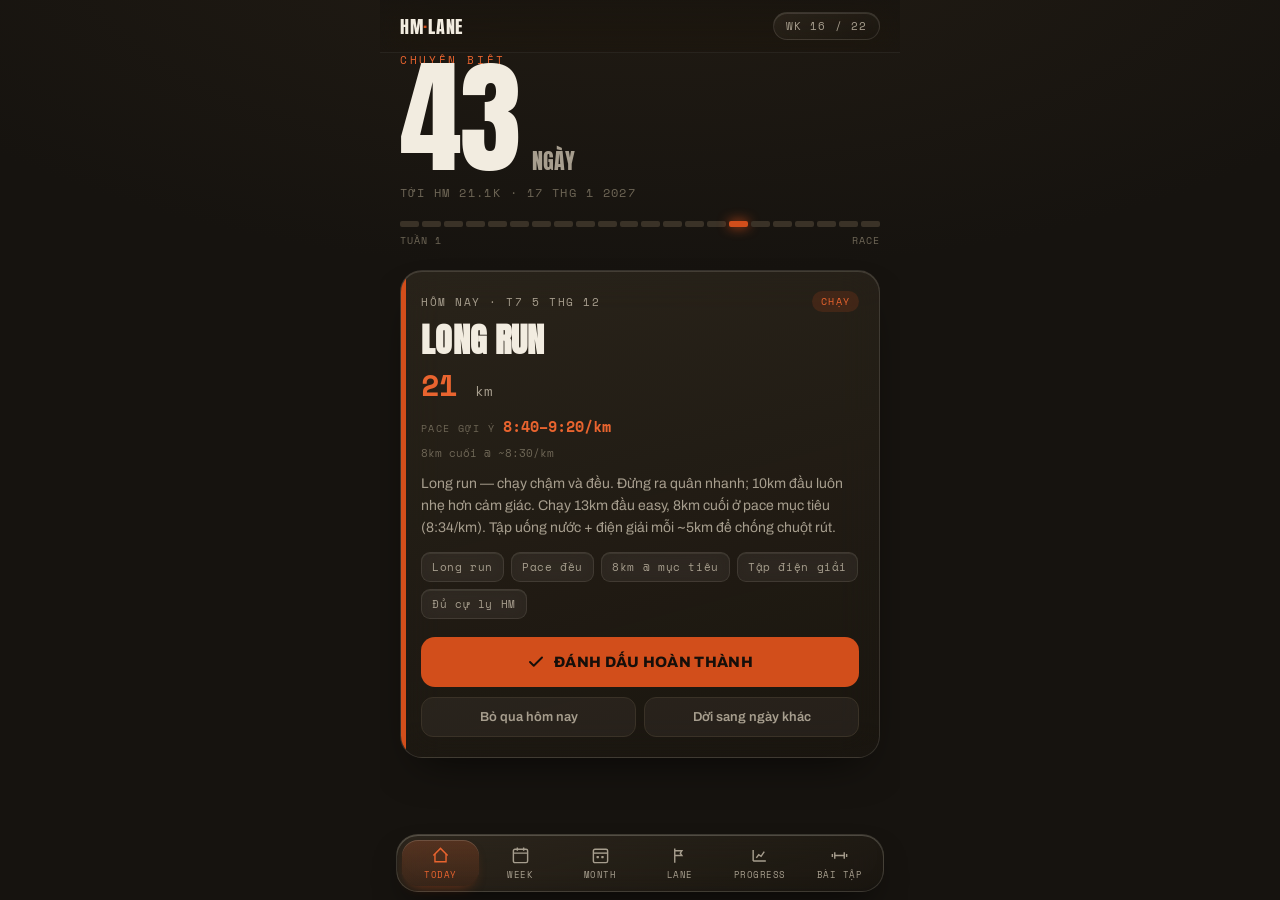
<file: index.html>
<!doctype html>
<html lang="vi">
<head>
<meta charset="utf-8">
<meta name="viewport" content="width=device-width, initial-scale=1, viewport-fit=cover">
<title>HM Lane</title>
<meta name="description" content="Kế hoạch tập luyện Half Marathon cá nhân — 22 tuần tới ngày đua 17/01/2027.">
<meta name="theme-color" content="#16130F">
<meta name="apple-mobile-web-app-capable" content="yes">
<meta name="apple-mobile-web-app-status-bar-style" content="black-translucent">
<meta name="apple-mobile-web-app-title" content="HM Lane">
<link rel="manifest" href="manifest.webmanifest">
<link rel="apple-touch-icon" href="icons/icon-180.png">
<link rel="icon" href="icons/icon-192.png">
<link rel="preconnect" href="https://fonts.googleapis.com">
<link rel="preconnect" href="https://fonts.gstatic.com" crossorigin>
<link rel="stylesheet" href="https://fonts.googleapis.com/css2?family=Anton&family=Archivo:wght@400;500;600;700;800&family=Space+Mono:wght@400;700&display=swap">
<link rel="stylesheet" href="styles.css">
</head>
<body>
<div class="app">
  <header class="topbar">
    <div class="wordmark">HM<i>·</i>LANE</div>
    <div class="wk-pill" id="wkPill">WK — / 22</div>
  </header>

  <main class="view" id="view"></main>

  <nav class="nav" id="nav">
    <button data-tab="today" class="active" aria-label="Hôm nay">
      <svg viewBox="0 0 24 24"><path d="M3 12l9-9 9 9"/><path d="M5 10v10h14V10"/></svg>Today</button>
    <button data-tab="week" aria-label="Tuần này">
      <svg viewBox="0 0 24 24"><rect x="3" y="4" width="18" height="17" rx="2"/><path d="M3 9h18M8 2v4M16 2v4"/></svg>Week</button>
    <button data-tab="month" aria-label="Hoạt động tháng">
      <svg viewBox="0 0 24 24"><rect x="3" y="4" width="18" height="17" rx="2"/><path d="M3 9h18"/><rect x="7" y="12.5" width="3" height="3" rx=".6" fill="currentColor" stroke="none"/><rect x="13" y="12.5" width="3" height="3" rx=".6" fill="currentColor" stroke="none"/></svg>Month</button>
    <button data-tab="lane" aria-label="Toàn plan">
      <svg viewBox="0 0 24 24"><path d="M6 3v18M6 6h9l-2 3 2 3H6"/></svg>Lane</button>
    <button data-tab="progress" aria-label="Tiến độ">
      <svg viewBox="0 0 24 24"><path d="M4 19V5M4 19h16M8 15l3-4 3 2 4-6"/></svg>Progress</button>
    <button data-tab="exercises" aria-label="Bài tập">
      <svg viewBox="0 0 24 24"><path d="M6 8v8M18 8v8M3 10v4M21 10v4M6 12h12"/></svg>Bài tập</button>
  </nav>
</div>

<script src="plan.js"></script>
<script src="exercises.js"></script>
<script src="logic.js"></script>
<script src="app.js"></script>
</body>
</html>
</file>
<file: styles.css>
:root{
  --ink:#16130F; --ink-2:#1E1A14; --ink-3:#28231B;
  --line:#3A3227; --line-soft:#2C2720;
  --rust:#D24E1B; --rust-deep:#A83A13; --rust-glow:#E9642F;
  --mint:#6FE0C0; --mint-deep:#39B394;
  --chalk:#F2ECE0; --chalk-dim:#A79E8E; --chalk-faint:#6E6656;
  --display:"Anton",Impact,sans-serif;
  --body:"Archivo",system-ui,-apple-system,sans-serif;
  --mono:"Space Mono",ui-monospace,monospace;
  --safe-top:env(safe-area-inset-top,0px);
  --safe-bot:env(safe-area-inset-bottom,0px);
}
*{box-sizing:border-box;margin:0;padding:0}
html,body{height:100%}
body{
  background:radial-gradient(120% 70% at 50% -8%, #221c14 0%, var(--ink) 55%) fixed;
  color:var(--chalk); font-family:var(--body);
  -webkit-font-smoothing:antialiased; overflow:hidden;
}
button{font-family:inherit;cursor:pointer}
::-webkit-scrollbar{width:0}

.app{display:flex;flex-direction:column;height:100dvh;max-width:520px;margin:0 auto;position:relative}

/* ---------- top bar ---------- */
.topbar{position:absolute;top:0;left:0;right:0;z-index:10;
  display:flex;justify-content:space-between;align-items:center;
  padding:calc(var(--safe-top) + 12px) 20px 12px;
  background:linear-gradient(180deg, rgba(22,19,15,.62), rgba(22,19,15,.30));
  backdrop-filter:blur(20px) saturate(160%);-webkit-backdrop-filter:blur(20px) saturate(160%);
  border-bottom:1px solid rgba(242,236,224,.07)}
.wordmark{font-family:var(--display);font-size:18px;letter-spacing:.04em;text-transform:uppercase}
.wordmark i{color:var(--rust);font-style:normal}
.wk-pill{font-family:var(--mono);font-size:11px;letter-spacing:.1em;color:var(--chalk-dim);border-radius:999px;padding:5px 12px;
  background:linear-gradient(160deg,rgba(58,50,39,.5),rgba(30,26,20,.4));
  backdrop-filter:blur(14px) saturate(160%);-webkit-backdrop-filter:blur(14px) saturate(160%);
  border:1px solid rgba(242,236,224,.12);box-shadow:0 1px 0 rgba(242,236,224,.12) inset}

/* ---------- view ---------- */
.view{flex:1;overflow-y:auto;overflow-x:hidden;
  padding:calc(var(--safe-top) + 52px) 20px calc(var(--safe-bot) + 92px);
  -webkit-overflow-scrolling:touch}

/* ---------- countdown hero ---------- */
.phase-eyebrow{font-family:var(--mono);font-size:11px;letter-spacing:.24em;text-transform:uppercase;color:var(--rust-glow);margin-bottom:2px}
.count{display:flex;align-items:baseline;gap:12px;margin:2px 0 0}
.count .num{font-family:var(--display);font-size:clamp(96px,30vw,124px);line-height:.78;letter-spacing:-.01em}
.count .unit{font-family:var(--display);font-size:22px;letter-spacing:.02em;text-transform:uppercase;color:var(--chalk-dim);line-height:1;padding-bottom:8px}
.count-sub{font-family:var(--mono);font-size:12px;letter-spacing:.12em;color:var(--chalk-faint);margin-top:4px;text-transform:uppercase}

/* progress strip */
.strip{display:flex;gap:3px;margin:20px 0 6px}
.strip i{flex:1;height:6px;border-radius:2px;background:var(--line);display:block}
.strip i.done{background:var(--mint)}
.strip i.now{background:var(--rust);box-shadow:0 0 12px var(--rust)}
.strip-cap{display:flex;justify-content:space-between;font-family:var(--mono);font-size:10px;letter-spacing:.1em;color:var(--chalk-faint);text-transform:uppercase}

/* ---------- glass card ---------- */
.card{border-radius:22px;padding:20px;margin-top:22px;position:relative;overflow:hidden;
  background:linear-gradient(165deg,rgba(54,47,36,.58),rgba(28,24,18,.5));
  backdrop-filter:blur(20px) saturate(170%);-webkit-backdrop-filter:blur(20px) saturate(170%);
  border:1px solid rgba(242,236,224,.12);
  box-shadow:0 20px 44px -20px rgba(0,0,0,.7), 0 1px 0 rgba(242,236,224,.14) inset}
.card .rail{position:absolute;left:0;top:0;bottom:0;width:5px;background:var(--rust)}
.card.strength .rail,.card.mobility .rail{background:var(--mint-deep)}
.card.rest .rail{background:var(--chalk-faint)}
.card.race .rail{background:linear-gradient(180deg,var(--rust),var(--mint))}
.card-top{display:flex;justify-content:space-between;align-items:center;font-family:var(--mono);font-size:11px;letter-spacing:.14em;text-transform:uppercase;color:var(--chalk-dim)}
.tag{padding:3px 9px;border-radius:999px;font-size:10px;letter-spacing:.12em}
.tag.run{background:rgba(210,78,27,.16);color:var(--rust-glow)}
.tag.str{background:rgba(111,224,192,.14);color:var(--mint)}
.tag.rest{background:rgba(167,158,142,.14);color:var(--chalk-dim)}
.card h2{font-family:var(--display);font-size:34px;text-transform:uppercase;letter-spacing:.01em;margin:12px 0 2px;line-height:.95}
.metric{font-family:var(--mono);font-weight:700;font-size:30px;color:var(--rust-glow);margin:6px 0 10px}
.metric.mint{color:var(--mint)}
.metric small{font-size:14px;color:var(--chalk-dim);font-weight:400}
.pace{display:flex;align-items:baseline;flex-wrap:wrap;gap:8px;margin:-2px 0 12px}
.pace .pl{font-family:var(--mono);font-size:10px;letter-spacing:.14em;text-transform:uppercase;color:var(--chalk-faint)}
.pace b{font-family:var(--mono);color:var(--rust-glow);font-weight:700;font-size:15px}
.pace i{font-style:normal;font-family:var(--mono);color:var(--chalk-faint);font-size:11px;width:100%}
.desc{color:var(--chalk-dim);font-size:14px;line-height:1.55;margin-bottom:14px}
.chips{display:flex;gap:7px;flex-wrap:wrap;margin-bottom:18px}
.chip{font-family:var(--mono);font-size:10.5px;letter-spacing:.06em;color:var(--chalk-dim);border-radius:9px;padding:6px 10px;
  background:rgba(242,236,224,.05);backdrop-filter:blur(10px);-webkit-backdrop-filter:blur(10px);
  border:1px solid rgba(242,236,224,.10);box-shadow:0 1px 0 rgba(242,236,224,.08) inset}
.chip b{color:var(--chalk);font-weight:700}

.tick{width:100%;border:none;border-radius:14px;padding:16px;font-family:var(--body);font-weight:800;font-size:15px;letter-spacing:.02em;text-transform:uppercase;color:#160f0a;background:var(--rust);display:flex;align-items:center;justify-content:center;gap:9px;transition:transform .12s ease}
.tick:active{transform:scale(.98)}
.tick.mint{background:var(--mint)}
.tick.done{background:transparent;color:var(--mint);border:1.5px solid var(--mint-deep)}
.tick svg{width:18px;height:18px}
.subnote{font-family:var(--mono);font-size:11px;color:var(--chalk-faint);margin-top:14px;line-height:1.5;letter-spacing:.02em}
.card-top .from{color:var(--mint)}
.card.skipped{opacity:.72}
/* action buttons */
.actions{display:flex;gap:8px;margin-top:10px}
.btn-ghost{flex:1;border-radius:12px;padding:12px 10px;font-family:var(--body);font-weight:600;font-size:13px;
  color:var(--chalk-dim);background:rgba(242,236,224,.05);border:1px solid var(--line);
  display:flex;align-items:center;justify-content:center;gap:7px;transition:transform .12s ease}
.btn-ghost:active{transform:scale(.98)}
.move-picker{margin-top:10px;padding:14px;border-radius:14px;background:rgba(242,236,224,.03);border:1px solid var(--line-soft)}
.move-picker .mp-h{font-family:var(--mono);font-size:10px;letter-spacing:.14em;text-transform:uppercase;color:var(--chalk-faint);margin-bottom:10px}
.mp-opts{display:flex;flex-wrap:wrap;gap:8px;margin-bottom:6px}
.mp-opt{border-radius:10px;padding:10px 13px;font-family:var(--mono);font-size:12px;font-weight:700;
  color:var(--rust-glow);background:rgba(210,78,27,.12);border:1px solid rgba(210,78,27,.4)}
.mp-opt:active{transform:scale(.97)}
.mp-empty{font-family:var(--mono);font-size:12px;color:var(--chalk-faint)}
.state-note{margin-top:12px;padding:13px 15px;border-radius:12px;font-size:13px;color:var(--chalk-dim);
  background:rgba(242,236,224,.04);border:1px solid var(--line-soft);display:flex;justify-content:space-between;align-items:center;gap:10px}
.state-note b{color:var(--chalk)}
.state-sub{margin-top:10px;text-align:center}
.link-btn{background:none;border:none;color:var(--rust-glow);font-family:var(--mono);font-size:12px;padding:4px;text-decoration:underline;flex-shrink:0}
/* week statuses */
.day.skipped{opacity:.6}
.day.skipped .dname{text-decoration:line-through;text-decoration-color:var(--line)}
.day.skipped .dot{color:var(--chalk-faint);border-color:var(--line-soft)}
.day.moved{opacity:.7}
.day.moved .dot{color:var(--mint-deep);border-color:rgba(57,179,148,.3)}
.day.moved .dname{color:var(--chalk-dim)}
.day.missed .dot{border-color:rgba(210,78,27,.28)}
/* month statuses */
.cal-cell.skipped{background:repeating-linear-gradient(45deg,rgba(167,158,142,.16) 0 4px,transparent 4px 8px);border-color:var(--line-soft)}
.cal-cell.skipped .dn{color:var(--chalk-faint)}
.cal-cell.moved{border-style:dashed;border-color:rgba(111,224,192,.35)}
.cal-cell.moved .dn{color:var(--mint-deep)}

/* ---------- exercise list ---------- */
.ex-head{display:flex;justify-content:space-between;align-items:baseline;margin:18px 2px 4px}
.ex-head .h{font-family:var(--mono);font-size:11px;letter-spacing:.16em;text-transform:uppercase;color:var(--chalk-dim)}
.ex-head .c{font-family:var(--mono);font-size:11px;color:var(--chalk-faint)}
.ex{display:flex;align-items:center;gap:13px;padding:13px 2px;border-bottom:1px solid var(--line-soft);cursor:pointer}
.ex:last-child{border-bottom:none}
.ex .ck{width:26px;height:26px;border-radius:50%;border:1.6px solid var(--line);flex-shrink:0;display:grid;place-items:center;transition:background .15s ease,border-color .15s ease}
.ex.done .ck{background:var(--mint);border-color:var(--mint)}
.ex .ck svg{width:14px;height:14px;stroke:#0e120f;opacity:0}
.ex.done .ck svg{opacity:1}
.ex .info{flex:1;min-width:0}
.ex .info .en{font-size:14px;font-weight:600;display:flex;align-items:center;gap:7px;flex-wrap:wrap}
.ex .info .cue{font-family:var(--mono);font-size:10.5px;color:var(--chalk-faint);letter-spacing:.02em;margin-top:2px;line-height:1.4}
.ex .sets{font-family:var(--mono);font-weight:700;font-size:13px;color:var(--chalk-dim);flex-shrink:0}
.ex.done .en{color:var(--chalk-dim)}
.keytag{font-family:var(--mono);font-size:8.5px;letter-spacing:.1em;text-transform:uppercase;color:var(--rust-glow);border:1px solid rgba(210,78,27,.45);border-radius:5px;padding:2px 5px;font-weight:400}
.why{background:rgba(111,224,192,.06);border:1px solid rgba(111,224,192,.22);border-radius:12px;padding:12px 14px;margin-top:16px;font-size:12.5px;line-height:1.55;color:var(--chalk-dim)}
.why b{color:var(--mint)}

/* ---------- week list ---------- */
.day{display:flex;align-items:center;gap:14px;padding:14px 4px;border-bottom:1px solid var(--line-soft);cursor:pointer}
.day .dot{width:36px;height:36px;border-radius:11px;display:grid;place-items:center;font-family:var(--mono);font-size:11px;flex-shrink:0;border:1px solid var(--line)}
.day .dot.run{color:var(--rust-glow);border-color:rgba(210,78,27,.4)}
.day .dot.strength{color:var(--mint);border-color:rgba(111,224,192,.35)}
.day .dot.mobility{color:var(--mint-deep);border-color:rgba(57,179,148,.35)}
.day .dot.rest,.day .dot.race{color:var(--chalk-faint)}
.day.done .dot{background:var(--mint);color:#0e120f;border-color:var(--mint)}
.day .meta{flex:1;min-width:0}
.day .meta .dname{font-size:14px;font-weight:600}
.day .meta .dsub{font-family:var(--mono);font-size:11px;color:var(--chalk-faint);letter-spacing:.04em;margin-top:1px}
.day .km{font-family:var(--mono);font-weight:700;font-size:14px;color:var(--chalk-dim);flex-shrink:0}
.day.today{background:rgba(210,78,27,.07);border-radius:12px;margin:0 -6px;padding-left:10px;padding-right:10px}
.day.done .dname{color:var(--chalk-dim);text-decoration:line-through;text-decoration-color:var(--line)}

/* ---------- the lane ---------- */
.lane-head{display:flex;justify-content:space-between;align-items:baseline;margin-bottom:6px}
.lane-head h2{font-family:var(--display);font-size:30px;text-transform:uppercase;letter-spacing:.01em}
.lane-head span{font-family:var(--mono);font-size:11px;color:var(--chalk-faint);letter-spacing:.1em}
.lane{position:relative;margin-top:12px;padding-left:26px}
.lane::before{content:"";position:absolute;left:9px;top:6px;bottom:10px;width:2px;background:repeating-linear-gradient(180deg,var(--line) 0 8px,transparent 8px 16px)}
.seg{position:relative;display:flex;align-items:center;gap:12px;padding:6px 0}
.seg .node{position:absolute;left:-21px;width:14px;height:14px;border-radius:50%;background:var(--ink);border:2px solid var(--line)}
.seg.done .node{background:var(--mint);border-color:var(--mint)}
.seg.now .node{background:var(--rust);border-color:var(--rust);box-shadow:0 0 0 4px rgba(210,78,27,.25)}
.seg .wk{font-family:var(--mono);font-size:11px;color:var(--chalk-faint);width:34px;flex-shrink:0}
.seg .bar{flex:1;height:30px;border-radius:9px;display:flex;align-items:center;padding:0 12px;justify-content:space-between;cursor:pointer;
  background:linear-gradient(160deg,rgba(54,47,36,.42),rgba(28,24,18,.34));
  backdrop-filter:blur(12px) saturate(150%);-webkit-backdrop-filter:blur(12px) saturate(150%);
  border:1px solid rgba(242,236,224,.10);box-shadow:0 1px 0 rgba(242,236,224,.08) inset}
.seg .bar .lr{font-size:12px;color:var(--chalk-dim);font-weight:500}
.seg .bar .val{font-family:var(--mono);font-size:12px;font-weight:700}
.seg.now .bar{border-color:var(--rust);background:rgba(210,78,27,.10)}
.seg.now .bar .val{color:var(--rust-glow)}
.seg.done .bar .val{color:var(--mint)}
.phase-div{font-family:var(--mono);font-size:10px;letter-spacing:.2em;text-transform:uppercase;color:var(--chalk-faint);margin:18px 0 6px;padding-left:2px;display:flex;align-items:center;gap:8px}
.phase-div::after{content:"";flex:1;height:1px;background:var(--line-soft)}
.finish{position:relative;margin:8px 0 0 26px;padding:14px 16px;border-radius:12px;
  background:repeating-conic-gradient(from 0deg,var(--ink-3) 0deg 90deg,var(--ink-2) 90deg 180deg) 0 0/16px 16px;
  border:1px solid var(--rust);display:flex;justify-content:space-between;align-items:center}
.finish .node{position:absolute;width:14px;height:14px;border-radius:50%;background:var(--rust);border:2px solid var(--rust);left:-21px}
.finish .rname{font-family:var(--display);font-size:20px;text-transform:uppercase;color:var(--chalk)}
.finish .rsub{font-family:var(--mono);font-size:11px;color:var(--rust-glow);letter-spacing:.08em}
.finish .rtime{font-family:var(--display);font-size:26px;color:var(--rust-glow)}

/* ---------- progress ---------- */
.section-title{font-family:var(--display);font-size:28px;text-transform:uppercase;letter-spacing:.01em;margin-bottom:2px}
.section-sub{font-family:var(--mono);font-size:11px;color:var(--chalk-faint);letter-spacing:.08em;margin-bottom:14px}
.p-hero{text-align:center;padding:8px 0 4px}
.p-hero .big{font-family:var(--display);font-size:clamp(72px,24vw,96px);line-height:.82;color:var(--mint)}
.p-hero .lbl{font-family:var(--mono);font-size:12px;letter-spacing:.18em;text-transform:uppercase;color:var(--chalk-dim);margin-top:6px}
.stat-grid{display:grid;grid-template-columns:1fr 1fr;gap:12px;margin-top:22px}
.stat{border-radius:18px;padding:16px;
  background:linear-gradient(160deg,rgba(54,47,36,.5),rgba(28,24,18,.42));
  backdrop-filter:blur(16px) saturate(160%);-webkit-backdrop-filter:blur(16px) saturate(160%);
  border:1px solid rgba(242,236,224,.11);box-shadow:0 14px 30px -18px rgba(0,0,0,.65), 0 1px 0 rgba(242,236,224,.12) inset}
.stat .v{font-family:var(--mono);font-weight:700;font-size:28px}
.stat .v.rust{color:var(--rust-glow)}
.stat .v.mint{color:var(--mint)}
.stat .v small{font-size:15px;color:var(--chalk-faint);font-weight:400}
.stat .k{font-family:var(--mono);font-size:10px;letter-spacing:.14em;text-transform:uppercase;color:var(--chalk-faint);margin-top:4px}
.ring-card{border-radius:18px;padding:18px;margin-top:12px;display:flex;align-items:center;gap:18px;
  background:linear-gradient(160deg,rgba(54,47,36,.5),rgba(28,24,18,.42));
  backdrop-filter:blur(16px) saturate(160%);-webkit-backdrop-filter:blur(16px) saturate(160%);
  border:1px solid rgba(242,236,224,.11);box-shadow:0 14px 30px -18px rgba(0,0,0,.65), 0 1px 0 rgba(242,236,224,.12) inset}
.ring{width:78px;height:78px;flex-shrink:0}
.ring-txt .rt-big{font-family:var(--mono);font-weight:700;font-size:20px}
.ring-txt .rt-lbl{font-size:13px;color:var(--chalk-dim);margin-top:2px}
.ring-txt .rt-sub{font-family:var(--mono);font-size:11px;color:var(--chalk-faint);margin-top:4px;letter-spacing:.06em}

/* ---------- month heatmap ---------- */
.cal-head{display:flex;align-items:center;justify-content:space-between;margin:2px 0 10px}
.cal-title{font-family:var(--mono);font-size:13px;letter-spacing:.1em;text-transform:uppercase;color:var(--chalk)}
.cal-nav{width:32px;height:32px;border-radius:11px;font-size:18px;line-height:1;color:var(--chalk-dim);
  background:linear-gradient(160deg,rgba(58,50,39,.5),rgba(30,26,20,.4));
  backdrop-filter:blur(14px) saturate(160%);-webkit-backdrop-filter:blur(14px) saturate(160%);
  border:1px solid rgba(242,236,224,.12);box-shadow:0 1px 0 rgba(242,236,224,.12) inset}
.cal-nav:active{color:var(--rust-glow)}
.cal-legend{display:flex;align-items:center;gap:5px;font-family:var(--mono);font-size:10px;color:var(--chalk-faint);letter-spacing:.06em;text-transform:uppercase;margin-bottom:8px}
.cal-legend i{width:12px;height:12px;border-radius:4px;display:inline-block}
.cal-dows{display:grid;grid-template-columns:repeat(7,1fr);gap:4px;margin:0 auto 4px;width:min(100%,300px)}
.cal-dows span{font-family:var(--mono);font-size:10px;color:var(--chalk-faint);text-align:center;letter-spacing:.04em}
.cal-grid{display:grid;grid-template-columns:repeat(7,1fr);gap:4px;width:min(100%,300px);margin:0 auto}
.cal-cell{aspect-ratio:1;min-width:0;border-radius:8px;background:var(--ink-2);border:1px solid var(--line-soft);
  display:grid;place-items:center;position:relative;overflow:hidden}
.cal-cell .dn{font-family:var(--mono);font-size:clamp(9px,2.6vw,11px);color:var(--chalk-faint)}
.cal-cell.empty{background:transparent;border:none}
.cal-cell.rest{background:rgba(242,236,224,.03);border-color:transparent}
.cal-cell.rest .dn{color:var(--line)}
.cal-cell.planned{border-style:dashed;border-color:var(--line)}
.cal-cell.missed{border-color:rgba(210,78,27,.22)}
.cal-cell.missed .dn{color:var(--chalk-faint)}
.cal-cell[data-caldate]{cursor:pointer}
.cal-cell.today{outline:2px solid var(--rust-glow);outline-offset:1px}
/* activity levels */
.lvl-run1{background:rgba(210,78,27,.30);border-color:transparent}
.lvl-run2{background:rgba(210,78,27,.52);border-color:transparent}
.lvl-run3{background:rgba(210,78,27,.74);border-color:transparent}
.lvl-run4{background:var(--rust);border-color:transparent}
.lvl-str{background:rgba(111,224,192,.62);border-color:transparent}
.cal-cell.lvl-run3 .dn,.cal-cell.lvl-run4 .dn,.cal-cell.lvl-str .dn{color:#160f0a;font-weight:700}
.cal-cell.lvl-run1 .dn,.cal-cell.lvl-run2 .dn{color:var(--chalk)}
.cal-sum{padding:14px 16px !important;gap:0 !important}

/* ---------- routine block (exercises view) ---------- */
.routine{border-radius:20px;padding:20px;margin-top:16px;
  background:linear-gradient(165deg,rgba(54,47,36,.5),rgba(28,24,18,.42));
  backdrop-filter:blur(18px) saturate(165%);-webkit-backdrop-filter:blur(18px) saturate(165%);
  border:1px solid rgba(242,236,224,.11);box-shadow:0 16px 34px -20px rgba(0,0,0,.65), 0 1px 0 rgba(242,236,224,.12) inset}
.routine h3{font-family:var(--display);font-size:24px;text-transform:uppercase;letter-spacing:.01em}
.routine .rsub{font-family:var(--mono);font-size:11px;color:var(--rust-glow);letter-spacing:.1em;text-transform:uppercase;margin-top:2px}
.routine .rfocus{color:var(--chalk-dim);font-size:13px;line-height:1.5;margin:10px 0 4px}

/* ---------- bottom nav : liquid-glass floating island ---------- */
.nav{position:absolute;left:16px;right:16px;bottom:max(8px, calc(var(--safe-bot) - 8px));z-index:20;
  display:flex;gap:3px;padding:5px;border-radius:22px;
  background:linear-gradient(160deg,rgba(58,50,39,.62),rgba(30,26,20,.52));
  backdrop-filter:blur(22px) saturate(180%);-webkit-backdrop-filter:blur(22px) saturate(180%);
  border:1px solid rgba(242,236,224,.14);
  box-shadow:0 16px 34px -14px rgba(0,0,0,.7), 0 1px 0 rgba(242,236,224,.22) inset, 0 -8px 20px -18px rgba(0,0,0,.6) inset}
.nav button{flex:1;display:flex;flex-direction:column;align-items:center;gap:3px;background:none;border:none;
  color:var(--chalk-dim);font-family:var(--mono);font-size:8.5px;letter-spacing:.06em;text-transform:uppercase;
  padding:6px 4px 5px;border-radius:16px;transition:color .2s ease,background .2s ease}
.nav button.active{color:var(--rust-glow);
  background:linear-gradient(180deg,rgba(233,100,47,.22),rgba(210,78,27,.10));
  box-shadow:0 1px 0 rgba(242,236,224,.16) inset, 0 6px 14px -8px rgba(210,78,27,.6)}
.nav svg{width:19px;height:19px;stroke:currentColor;fill:none;stroke-width:1.8}

/* ---------- misc ---------- */
.empty{text-align:center;color:var(--chalk-dim);padding:40px 10px;font-size:14px;line-height:1.6}
.empty .big{font-family:var(--display);font-size:40px;color:var(--rust);display:block;margin-bottom:8px;text-transform:uppercase}
:focus-visible{outline:2px solid var(--rust-glow);outline-offset:3px;border-radius:8px}
@media (prefers-reduced-motion:reduce){*{transition:none !important}}
</file>
